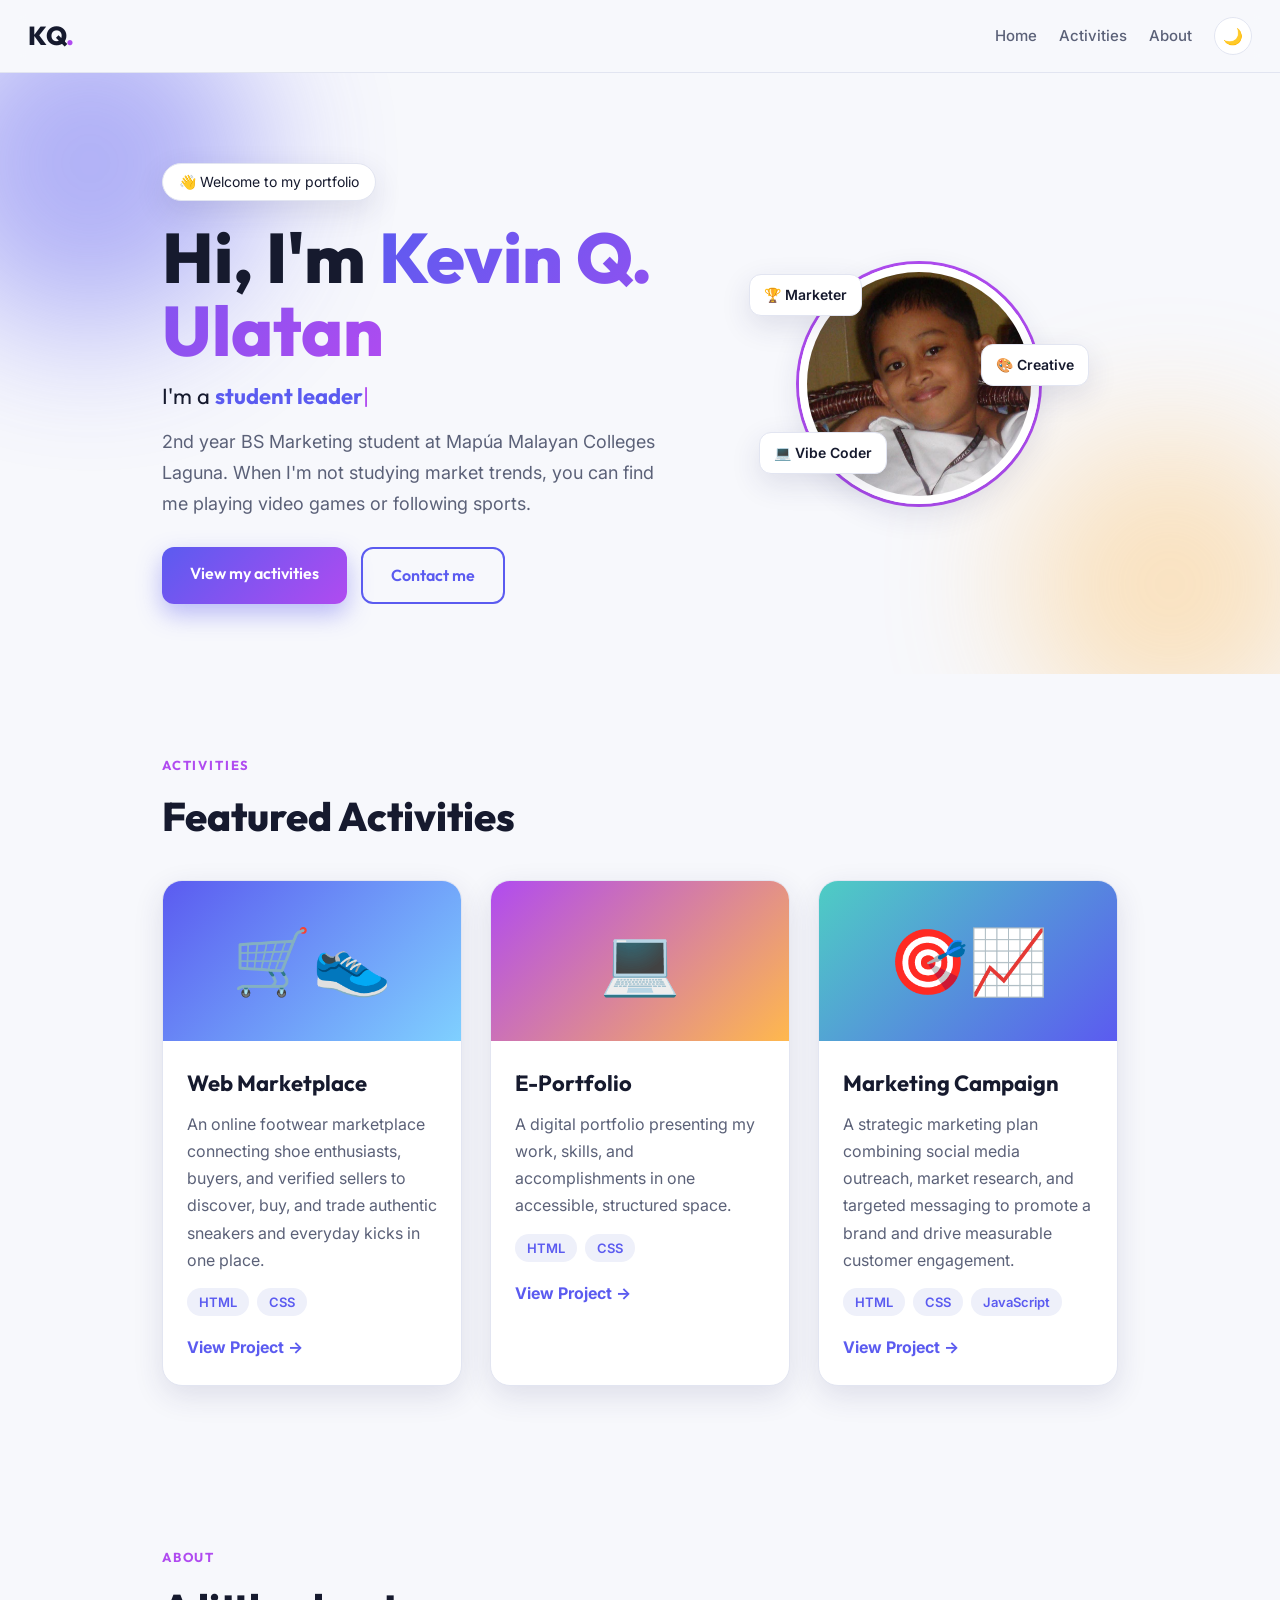
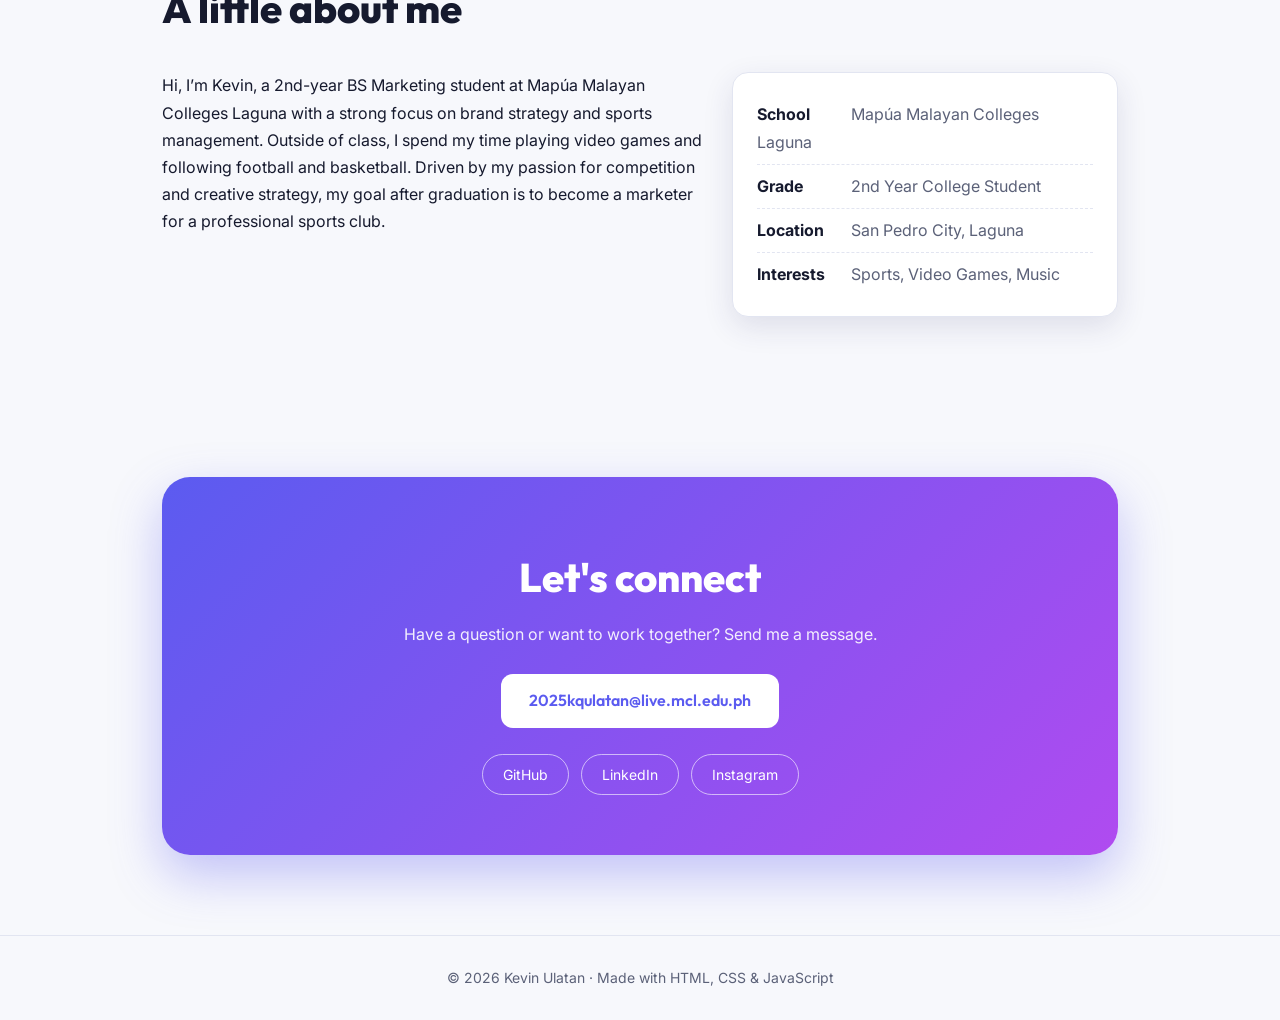
<file: index.html>
<!DOCTYPE html>
<html lang="en">
<head>
  <meta charset="UTF-8">
  <meta name="viewport" content="width=device-width, initial-scale=1">
  <meta name="description" content="Student activity compilation of Kevin Q. Ulatan: projects and experiences.">
  <title>Kevin Q. Ulatan | Student Activity Compilation</title>
  <link rel="preconnect" href="https://fonts.googleapis.com">
  <link rel="preconnect" href="https://fonts.gstatic.com" crossorigin>
  <link href="https://fonts.googleapis.com/css2?family=Outfit:wght@400;600;700;800&family=Inter:wght@400;500&display=swap" rel="stylesheet">
  <link rel="stylesheet" href="style.css">
</head>
<body>
  <div id="progress"></div>

  <header class="nav">
    <a href="#home" class="logo">KQ<span>.</span></a>
    <button id="menu-btn" aria-label="Menu">☰</button>
    <nav id="links">
      <a href="#home">Home</a>
      <a href="#activities">Activities</a>
      <a href="#about">About</a>
      <button id="theme-btn" aria-label="Toggle theme">🌙</button>
    </nav>
  </header>

  <main>
    <!-- HERO -->
    <section id="home" class="hero">
      <div class="blob b1"></div><div class="blob b2"></div>
      <div class="container hero-grid">
        <div>
          <span class="chip">👋 Welcome to my portfolio</span>
          <h1>Hi, I'm <span class="grad">Kevin Q. Ulatan</span></h1>
          <p class="role">I'm a <b id="typed"></b><span class="caret">|</span></p>
          <p class="lead">2nd year BS Marketing student at Mapúa Malayan Colleges Laguna. When I'm not studying market trends, you can find me playing video games or following sports.</p>
          <div class="cta">
            <a href="#activities" class="btn primary">View my activities</a>
            <a href="#contact" class="btn ghost">Contact me</a>
          </div>
        </div>
        <div class="avatar-wrap">
          <img class="avatar" src="fb picture.jfif" alt="Photo of Kevin Q. Ulatan">
          <div class="tag t1">🏆 Marketer</div>
          <div class="tag t2">💻 Vibe Coder</div>
          <div class="tag t3">🎨 Creative</div>
        </div>
      </div>
    </section>

    <!-- PROJECTS -->
    <section id="activities" class="container section">
      <p class="eyebrow">Activities</p>
      <h2>Featured Activities</h2>
      <div class="cards">
        <article class="card reveal">
          <div class="thumb t-a">🛒👟</div>
          <div class="body">
            <h3>Web Marketplace</h3>
            <p>An online footwear marketplace connecting shoe enthusiasts, buyers, and verified sellers to discover, buy, and trade authentic sneakers and everyday kicks in one place.</p>
            <div class="stack"><span>HTML</span><span>CSS</span></div>
            <a class="link" href="Web%20Store/" target="_blank" rel="noopener">View Project →</a>
          </div>
        </article>
        <article class="card reveal">
          <div class="thumb t-b">💻</div>
          <div class="body">
            <h3>E-Portfolio</h3>
            <p>A digital portfolio presenting my work, skills, and accomplishments in one accessible, structured space.</p>
            <div class="stack"><span>HTML</span><span>CSS</span></div>
            <a class="link" href="Mod%202%20Activity/" target="_blank" rel="noopener">View Project →</a>
          </div>
        </article>
              <article class="card reveal">
          <div class="thumb t-c">🎯📈</div>
          <div class="body">
            <h3>Marketing Campaign</h3>
            <p>A strategic marketing plan combining social media outreach, market research, and targeted messaging to promote a brand and drive measurable customer engagement.</p>
            <div class="stack"><span>HTML</span><span>CSS</span><span>JavaScript</span></div>
            <a class="link" href="https://github.com/yourusername" target="_blank" rel="noopener">View Project →</a>
          </div>
        </article>
      </div>
    </section>

    <!-- ABOUT -->
    <section id="about" class="container section">
      <p class="eyebrow">About</p>
      <h2>A little about me</h2>
      <div class="about reveal">
        <p>Hi, I’m Kevin, a 2nd-year BS Marketing student at Mapúa Malayan Colleges Laguna with a strong focus on brand strategy and sports management. Outside of class, I spend my time playing video games and following football and basketball. Driven by my passion for competition and creative strategy, my goal after graduation is to become a marketer for a professional sports club.</p>
        <ul class="facts">
          <li><b>School</b> Mapúa Malayan Colleges Laguna</li>
          <li><b>Grade</b> 2nd Year College Student</li>
          <li><b>Location</b> San Pedro City, Laguna</li>
          <li><b>Interests</b> Sports, Video Games, Music</li>
        </ul>
      </div>
    </section>

    <!-- CONTACT -->
    <section id="contact" class="container section">
      <div class="contact reveal">
        <h2>Let's connect</h2>
        <p>Have a question or want to work together? Send me a message.</p>
        <a href="mailto:2025kqulatan@live.mcl.edu.ph" class="btn light">2025kqulatan@live.mcl.edu.ph</a>
        <div class="socials">
          <a href="https://github.com/KevinUlatan17" target="_blank" rel="noopener">GitHub</a>
          <a href="https://www.linkedin.com/in/kevin-ulatan-1697992b2?utm_source=share_via&utm_content=profile&utm_medium=member_android" target="_blank" rel="noopener">LinkedIn</a>
          <a href="https://www.instagram.com/chichudogss?stkn=MWlscjM5YmpyOGJncA==" target="_blank" rel="noopener">Instagram</a>
        </div>
      </div>
    </section>
  </main>

  <footer>© <span id="year"></span> Kevin Ulatan · Made with HTML, CSS &amp; JavaScript</footer>
  <button id="top-btn" aria-label="Back to top">↑</button>

  <script src="script.js"></script>
</body>
</html>
</file>
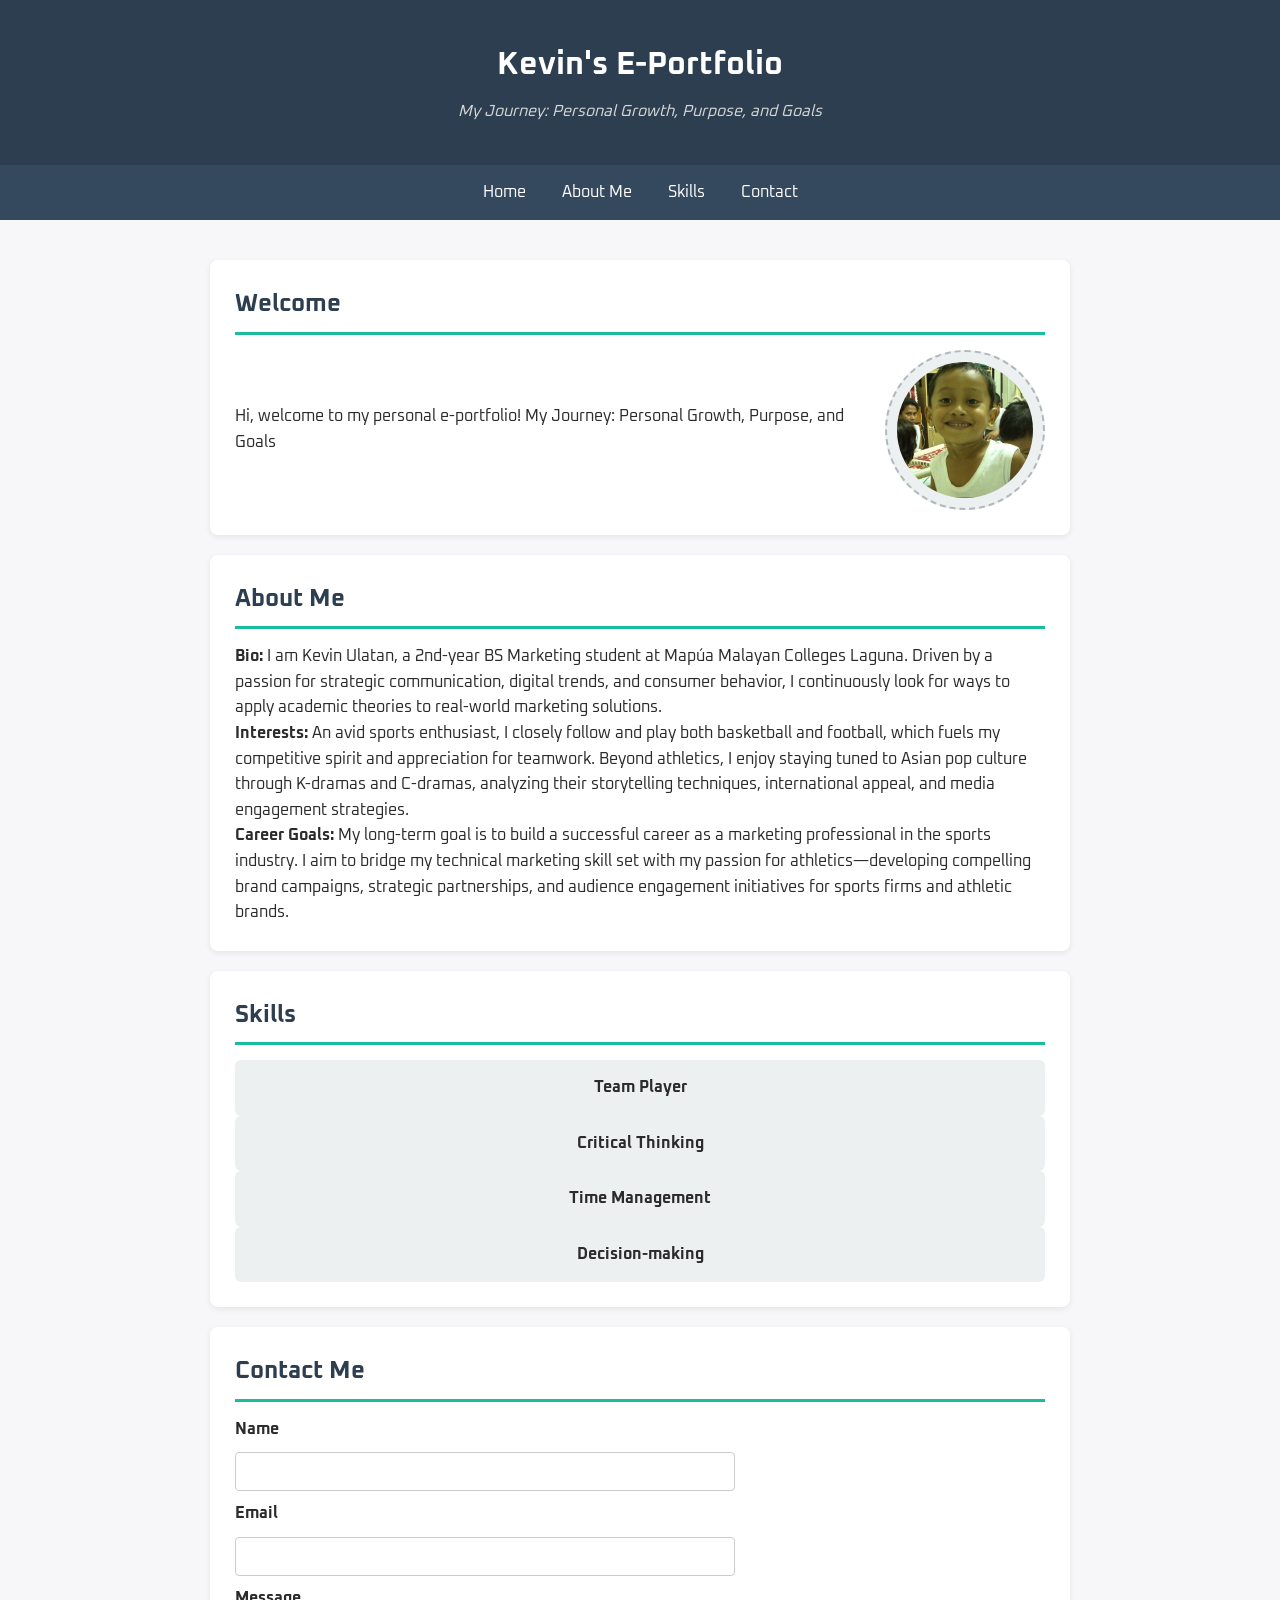
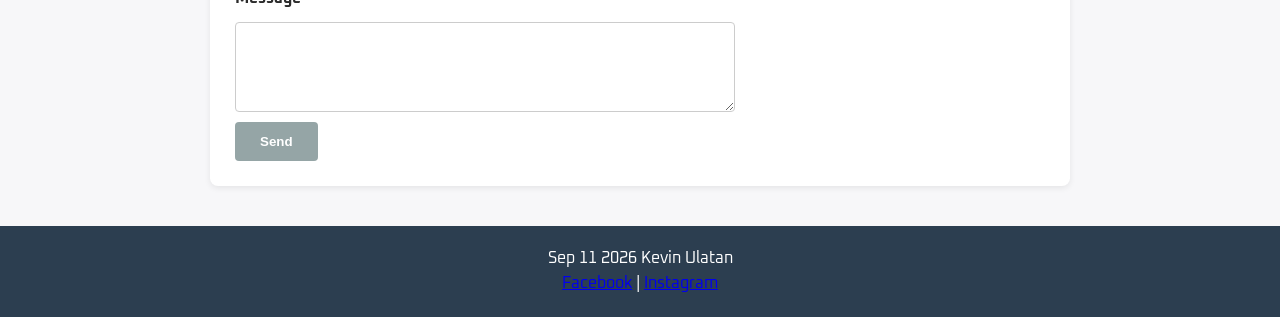
<file: Mod 2 Activity/index.html>
<!DOCTYPE html>
<html lang="en">
<head>
  <meta charset="UTF-8">
  <meta name="viewport" content="width=device-width, initial-scale=1.0">
  <title>Kevin's E-Portfolio</title>
  <link rel="stylesheet" href="style.css">
</head>
<body>

  <header>
    <h1>Kevin's E-Portfolio</h1>
    <p class="tagline">My Journey: Personal Growth, Purpose, and Goals</p>
  </header>

  <nav>
    <ul>
      <li><a href="#home">Home</a></li>
      <li><a href="#about-me">About Me</a></li>
      <li><a href="#skills">Skills</a></li>
      <li><a href="#contact">Contact</a></li>
    </ul>
  </nav>

  <main>

    <section id="home">
      <h2>Welcome</h2>
      <div class="home-content">
        <p>Hi, welcome to my personal e-portfolio! My Journey: Personal Growth, Purpose, and Goals</p>
        <img src="fb kid.jfif" alt="Kevin Ulatan" class="image-placeholder">
      </div>
    </section>

    <section id="about-me">
      <h2>About Me</h2>
      <article>
        <p><strong>Bio:</strong> I am Kevin Ulatan, a 2nd-year BS Marketing student at Mapúa Malayan Colleges Laguna. Driven by a passion for strategic communication, digital trends, and consumer behavior, I continuously look for ways to apply academic theories to real-world marketing solutions. </p>
        <p><strong>Interests:</strong> An avid sports enthusiast, I closely follow and play both basketball and football, which fuels my competitive spirit and appreciation for teamwork. Beyond athletics, I enjoy staying tuned to Asian pop culture through K-dramas and C-dramas, analyzing their storytelling techniques, international appeal, and media engagement strategies. </p>
        <p><strong>Career Goals:</strong> My long-term goal is to build a successful career as a marketing professional in the sports industry. I aim to bridge my technical marketing skill set with my passion for athletics—developing compelling brand campaigns, strategic partnerships, and audience engagement initiatives for sports firms and athletic brands.</p>
      </article>
    </section>

    <section id="skills">
      <h2>Skills</h2>
      <div class="skills-grid">
        <div class="skill-card">Team Player</div>
      </div>

      <div class="skills-grid">
        <div class="skill-card">Critical Thinking</div>
      </div>

            <div class="skills-grid">
        <div class="skill-card">Time Management</div>
      </div>

            <div class="skills-grid">
        <div class="skill-card">Decision-making </div>
      </div>
    </section>

    <section id="contact">
      <h2>Contact Me</h2>
      <form>
        <label for="name">Name</label>
        <input type="text" id="name" name="name" required>

        <label for="email">Email</label>
        <input type="email" id="email" name="email" required>

        <label for="message">Message</label>
        <textarea id="message" name="message" rows="4" required></textarea>

        <button type="button" disabled>Send</button>
      </form>
    </section>

  </main>

  <footer>
    <p> Sep 11 2026 Kevin Ulatan</p>
    <p class="social-links">
      <a href="https://www.facebook.com/kevin.ulatan" target="_blank">Facebook</a> |
      <a href="https://www.instagram.com/chichudogss?stkn=MWlscjM5YmpyOGJncA==" target="_blank">Instagram</a>
    </p>
  </footer>

</body>
</html>
</file>
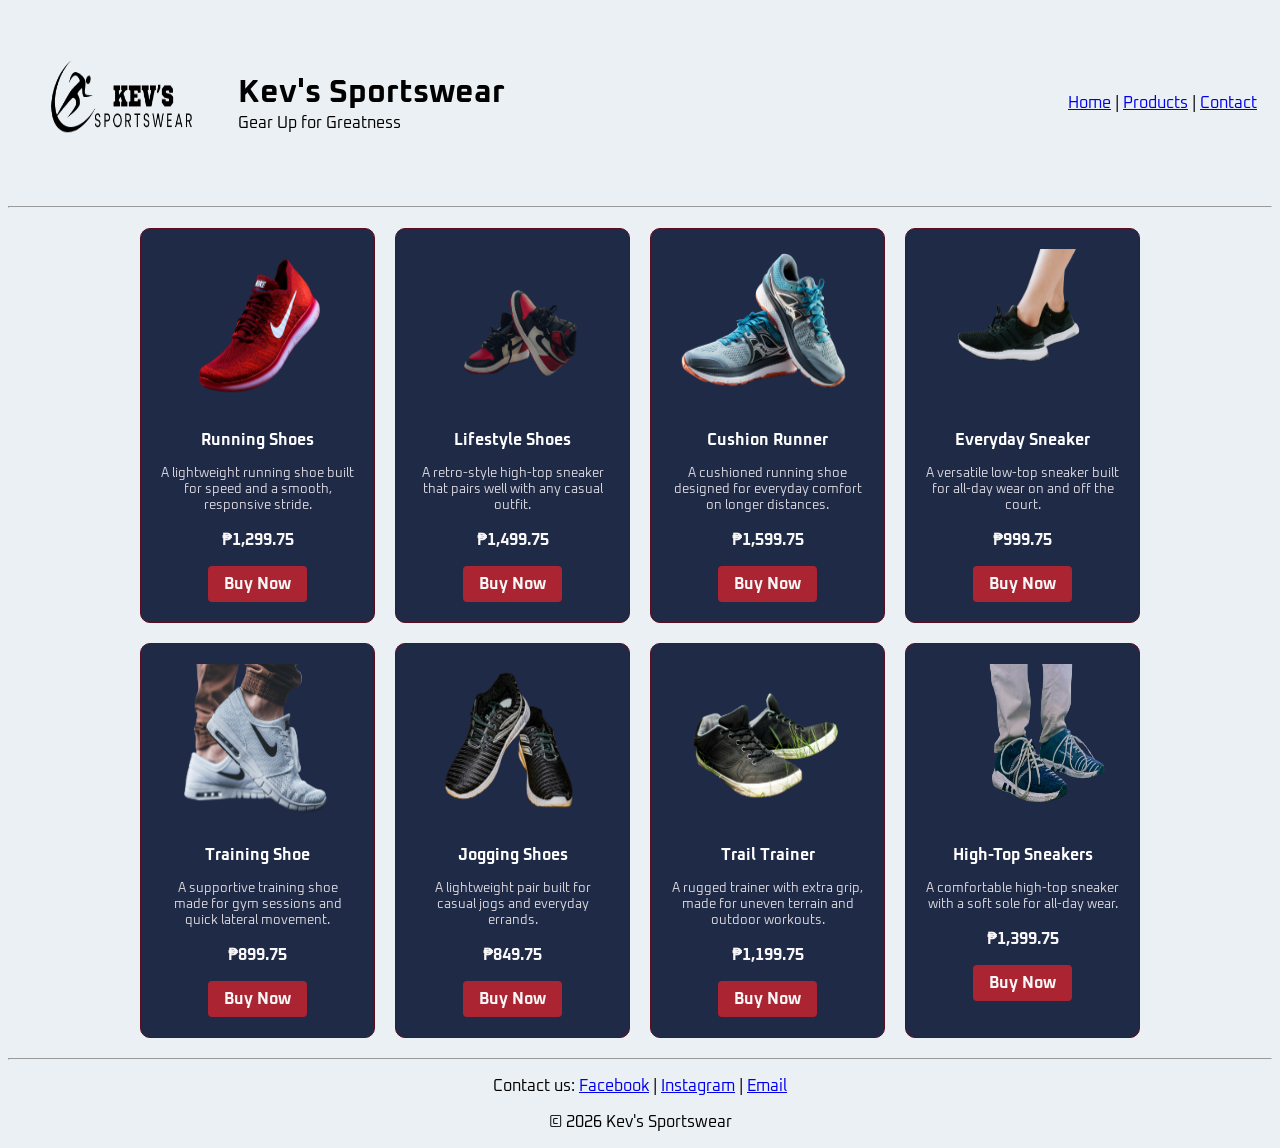
<file: Web Store/index.html>
<!DOCTYPE html>
<html>
<head>
<title>Kev's Sportswear</title>
<link rel="stylesheet" href="style.css">
</head>
<body>

<div class="shop-header">
  <div class="shop-header-left">
    <img src="Logo.png" alt="Kev's Sportswear">
    <div>
      <h1>Kev's Sportswear</h1>
      <p class="tagline">Gear Up for Greatness</p>
    </div>
  </div>
  <p class="nav">
    <a href="#">Home</a> |
    <a href="#">Products</a> |
    <a href="#">Contact</a>
  </p>
</div>

<hr>

<div class="product-grid">

  <div class="product-card">
    <img src="generic 1.png" alt="red running shoe">
    <p class="name">Running Shoes</p>
    <p class="desc">A lightweight running shoe built for speed and a smooth, responsive stride.</p>
    <p class="price">₱1,299.75</p>
    <a class="buy" href="mailto:2025kqulatan@live.mcl.edu.ph">Buy Now</a>
  </div>

  <div class="product-card">
    <img src="generic 2.png" alt="black and red high-top sneakers">
    <p class="name">Lifestyle Shoes</p>
    <p class="desc">A retro-style high-top sneaker that pairs well with any casual outfit.</p>
    <p class="price">₱1,499.75</p>
    <a class="buy" href="mailto:2025kqulatan@live.mcl.edu.ph">Buy Now</a>
  </div>

  <div class="product-card">
    <img src="generic 3.png" alt="light blue running shoe">
    <p class="name">Cushion Runner</p>
    <p class="desc">A cushioned running shoe designed for everyday comfort on longer distances.</p>
    <p class="price">₱1,599.75</p>
    <a class="buy" href="mailto:2025kqulatan@live.mcl.edu.ph">Buy Now</a>
  </div>

  <div class="product-card">
    <img src="generic 4.png" alt="black sneaker worn on foot">
    <p class="name">Everyday Sneaker</p>
    <p class="desc">A versatile low-top sneaker built for all-day wear on and off the court.</p>
    <p class="price">₱999.75</p>
    <a class="buy" href="mailto:2025kqulatan@live.mcl.edu.ph">Buy Now</a>
  </div>

  <div class="product-card">
    <img src="generic 5.png" alt="white and grey training shoe worn on foot">
    <p class="name">Training Shoe</p>
    <p class="desc">A supportive training shoe made for gym sessions and quick lateral movement.</p>
    <p class="price">₱899.75</p>
    <a class="buy" href="mailto:2025kqulatan@live.mcl.edu.ph">Buy Now</a>
  </div>

  <div class="product-card">
    <img src="generic 6.png" alt="black jogging shoes">
    <p class="name">Jogging Shoes</p>
    <p class="desc">A lightweight pair built for casual jogs and everyday errands.</p>
    <p class="price">₱849.75</p>
    <a class="buy" href="mailto:2025kqulatan@live.mcl.edu.ph">Buy Now</a>
  </div>

  <div class="product-card">
    <img src="generic 7.png" alt="black and green trail trainer shoe">
    <p class="name">Trail Trainer</p>
    <p class="desc">A rugged trainer with extra grip, made for uneven terrain and outdoor workouts.</p>
    <p class="price">₱1,199.75</p>
    <a class="buy" href="mailto:2025kqulatan@live.mcl.edu.ph">Buy Now</a>
  </div>

  <div class="product-card">
    <img src="generic 8.png" alt="teal high-top sneakers worn on feet">
    <p class="name">High-Top Sneakers</p>
    <p class="desc">A comfortable high-top sneaker with a soft sole for all-day wear.</p>
    <p class="price">₱1,399.75</p>
    <a class="buy" href="mailto:2025kqulatan@live.mcl.edu.ph">Buy Now</a>
  </div>

</div>

<hr>

<p>Contact us: <a href="https://www.facebook.com/kevin.ulatan" target="_blank">Facebook</a> | <a href="https://www.instagram.com/chichudogss/" target="_blank">Instagram</a> | <a href= "mailto:2025kqulatan@live.mcl.edu.ph">Email</a></p>
<p>&copy; 2026 Kev's Sportswear</p>

</body>
</html>
</file>
<file: style.css>
*{box-sizing:border-box;margin:0;padding:0}
:root{
  --bg:#f7f8fc;--surface:#fff;--band:#eef0fa;--text:#161a2e;--muted:#5b6178;--line:#e2e5f1;
  --p1:#5b5bf0;--p2:#b04bf0;--gold:#ffb84d;--grad:linear-gradient(135deg,var(--p1),var(--p2));
  --shadow:0 10px 30px rgba(40,40,100,.12);
}
body.dark{
  --bg:#0f1120;--surface:#181b30;--band:#131628;--text:#eef0ff;--muted:#a3a8c4;--line:#262a46;
  --shadow:0 10px 30px rgba(0,0,0,.45);
}
html{scroll-behavior:smooth;scroll-padding-top:70px}
body{font-family:Inter,Arial,sans-serif;background:var(--bg);color:var(--text);line-height:1.7;transition:background .3s,color .3s}
h1,h2,h3,.logo,.btn,.eyebrow{font-family:Outfit,Arial,sans-serif}
a{text-decoration:none;color:inherit}
.container{max-width:1000px;margin:0 auto;padding:0 22px}
.section{padding:80px 22px}
.band{background:var(--band)}
.grad{background:var(--grad);-webkit-background-clip:text;background-clip:text;color:transparent}

#progress{position:fixed;top:0;left:0;height:4px;width:0;background:var(--grad);z-index:200}

/* NAV */
.nav{position:sticky;top:0;z-index:100;display:flex;justify-content:space-between;align-items:center;padding:14px 28px;background:color-mix(in srgb,var(--bg) 85%,transparent);backdrop-filter:blur(12px);border-bottom:1px solid var(--line)}
.logo{font-size:26px;font-weight:800}
.logo span{color:var(--p2)}
#links{display:flex;align-items:center;gap:22px}
#links a{font-size:15px;color:var(--muted);font-weight:500;transition:color .2s}
#links a:hover{color:var(--p1)}
#theme-btn,#menu-btn{background:var(--surface);border:1px solid var(--line);border-radius:50%;width:38px;height:38px;cursor:pointer;font-size:16px;color:var(--text)}
#menu-btn{display:none}

/* HERO */
.hero{position:relative;overflow:hidden;padding:90px 0 70px}
.blob{position:absolute;border-radius:50%;filter:blur(70px);opacity:.45;z-index:0}
.b1{width:340px;height:340px;background:var(--p1);top:-80px;left:-80px}
.b2{width:300px;height:300px;background:var(--gold);bottom:-60px;right:-40px;opacity:.35}
.hero-grid{position:relative;z-index:1;display:grid;grid-template-columns:1.3fr 1fr;gap:40px;align-items:center}
.chip{display:inline-block;background:var(--surface);border:1px solid var(--line);padding:6px 16px;border-radius:99px;font-size:14px;box-shadow:var(--shadow)}
h1{font-size:clamp(40px,7vw,70px);line-height:1.05;margin:20px 0 10px;font-weight:800}
.role{font-size:22px;font-family:Outfit,Arial,sans-serif;margin-bottom:12px}
.role b{color:var(--p1)}
.caret{animation:blink 1s infinite;color:var(--p2)}
@keyframes blink{50%{opacity:0}}
.lead{color:var(--muted);font-size:18px;max-width:500px}
.cta{display:flex;gap:14px;flex-wrap:wrap;margin-top:28px}
.btn{display:inline-block;padding:13px 28px;border-radius:12px;font-weight:600;font-size:16px;transition:transform .2s,box-shadow .2s}
.btn:hover{transform:translateY(-3px)}
.btn.primary{background:var(--grad);color:#fff;box-shadow:0 10px 24px rgba(91,91,240,.4)}
.btn.ghost{border:2px solid var(--p1);color:var(--p1)}
.btn.light{background:#fff;color:#5b5bf0;margin-top:8px}

.avatar-wrap{position:relative;justify-self:center}
.avatar{width:240px;height:240px;border-radius:50%;background:var(--grad);color:#fff;font:800 72px Outfit,Arial,sans-serif;display:flex;align-items:center;justify-content:center;border:8px solid var(--surface);box-shadow:var(--shadow),0 0 0 3px var(--p2);animation:float 4s ease-in-out infinite}
@keyframes float{50%{transform:translateY(-12px)}}
.tag{position:absolute;background:var(--surface);border:1px solid var(--line);padding:8px 14px;border-radius:12px;font-size:14px;font-weight:600;box-shadow:var(--shadow);white-space:nowrap}
.t1{top:10px;left:-50px}.t2{bottom:30px;left:-40px}.t3{top:80px;right:-50px}

/* STATS */
.stats{display:grid;grid-template-columns:repeat(auto-fit,minmax(130px,1fr));gap:18px;margin-top:-30px;position:relative;z-index:2}
.stat{background:var(--surface);border:1px solid var(--line);border-radius:16px;padding:22px 10px;text-align:center;box-shadow:var(--shadow)}
.stat strong{display:block;font:800 38px Outfit,Arial,sans-serif;background:var(--grad);-webkit-background-clip:text;background-clip:text;color:transparent}
.stat span{color:var(--muted);font-size:14px}

/* HEADINGS */
.eyebrow{color:var(--p2);font-weight:700;text-transform:uppercase;letter-spacing:.14em;font-size:13px}
h2{font-size:clamp(28px,5vw,40px);margin:6px 0 30px;font-weight:800}

/* ABOUT */
.about{display:grid;grid-template-columns:1.4fr 1fr;gap:30px}
.facts{list-style:none;background:var(--surface);border:1px solid var(--line);border-radius:16px;padding:20px 24px;box-shadow:var(--shadow)}
.facts li{padding:8px 0;border-bottom:1px dashed var(--line);color:var(--muted)}
.facts li:last-child{border:0}
.facts b{color:var(--text);display:inline-block;width:90px}

/* SKILLS */
.bars{display:grid;gap:22px;max-width:700px}
.row{display:flex;justify-content:space-between;font-weight:600;margin-bottom:8px}
.track{height:12px;border-radius:99px;background:var(--line);overflow:hidden}
.track i{display:block;height:100%;width:0;background:var(--grad);border-radius:99px;transition:width 1.2s ease}
.bars.show .track i{width:var(--w)}

/* PROJECTS */
.cards{display:grid;grid-template-columns:repeat(auto-fit,minmax(300px,1fr));gap:28px}
.card{background:var(--surface);border:1px solid var(--line);border-radius:20px;overflow:hidden;box-shadow:var(--shadow);transition:transform .3s,box-shadow .3s}
.card:hover{transform:translateY(-8px);box-shadow:0 18px 40px rgba(91,91,240,.28)}
.thumb{height:160px;display:flex;align-items:center;justify-content:center;font-size:64px}
.t-a{background:linear-gradient(135deg,#5b5bf0,#7fd0ff)}
.t-b{background:linear-gradient(135deg,#b04bf0,#ffb84d)}
.body{padding:24px}
.body h3{font-size:22px;margin-bottom:8px}
.body p{color:var(--muted);margin-bottom:14px}
.stack{display:flex;gap:8px;flex-wrap:wrap;margin-bottom:18px}
.stack span{background:var(--band);color:var(--p1);padding:3px 12px;border-radius:99px;font-size:13px;font-weight:600}
.link{font-weight:700;color:var(--p1)}
.link:hover{color:var(--p2)}

/* TIMELINE */
.timeline{position:relative;max-width:640px;padding-left:34px;border-left:3px solid var(--line)}
.item{position:relative;margin-bottom:34px}
.item::before{content:"";position:absolute;left:-44px;top:6px;width:18px;height:18px;border-radius:50%;background:var(--grad);border:4px solid var(--bg)}
.year{font:700 14px Outfit,Arial,sans-serif;color:var(--p2)}
.item h3{font-size:20px;margin:2px 0}
.item p{color:var(--muted)}

/* CONTACT */
.contact{background:var(--grad);color:#fff;text-align:center;border-radius:28px;padding:60px 24px;box-shadow:0 20px 50px rgba(91,91,240,.35)}
.contact h2{margin-bottom:10px}
.contact p{opacity:.9;margin-bottom:18px}
.socials{display:flex;gap:12px;justify-content:center;margin-top:26px;flex-wrap:wrap}
.socials a{border:1px solid rgba(255,255,255,.6);padding:8px 20px;border-radius:99px;font-size:14px;transition:background .2s}
.socials a:hover{background:rgba(255,255,255,.2)}

footer{text-align:center;padding:30px 20px;color:var(--muted);font-size:14px;border-top:1px solid var(--line)}
#top-btn{position:fixed;right:20px;bottom:20px;width:46px;height:46px;border:0;border-radius:50%;background:var(--grad);color:#fff;font-size:20px;cursor:pointer;box-shadow:var(--shadow);opacity:0;pointer-events:none;transform:translateY(20px);transition:.3s}
#top-btn.show{opacity:1;pointer-events:auto;transform:none}

/* REVEAL */
.reveal{opacity:0;transform:translateY(28px);transition:opacity .7s,transform .7s}
.reveal.show{opacity:1;transform:none}
.card.reveal.show:hover{transform:translateY(-8px)}

/* MOBILE */
@media(max-width:760px){
  #menu-btn{display:block}
  #links{display:none;position:absolute;top:100%;left:0;right:0;flex-direction:column;align-items:flex-start;gap:14px;padding:20px 28px;background:var(--bg);border-bottom:1px solid var(--line)}
  #links.open{display:flex}
  .hero-grid,.about{grid-template-columns:1fr}
  .avatar-wrap{order:-1}
  .avatar{width:180px;height:180px;font-size:54px}
  .t1{left:-30px}.t3{right:-30px}
  .section{padding:60px 22px}
}
@media(prefers-reduced-motion:reduce){*{animation:none!important;transition:none!important}}

.t-c{background:linear-gradient(135deg,#4ecdc4,#5b5bf0)}
.cards{grid-template-columns:repeat(auto-fit,minmax(260px,1fr))}
</file>
<file: Mod 2 Activity/style.css>
@import url('https://fonts.googleapis.com/css2?family=Oxanium&display=swap');

* {
  margin: 0;
  padding: 0;
  box-sizing: border-box;
}

body {
  font-family: 'Oxanium', sans-serif;
  line-height: 1.6;
  color: #2b2b2b;
  background-color: #f7f7f9;
}

header {
  background-color: #2c3e50;
  color: #ffffff;
  text-align: center;
  padding: 40px 20px;
}

header .tagline {
  margin-top: 8px;
  font-style: italic;
  color: #d6d6d6;
}

nav {
  background-color: #34495e;
  position: sticky;
  top: 0;
}

nav ul {
  list-style: none;
  display: flex;
  flex-wrap: wrap;
  justify-content: center;
}

nav ul li a {
  display: block;
  padding: 15px 18px;
  color: #ffffff;
  text-decoration: none;
  transition: background-color 0.3s ease;
}

nav ul li a:hover {
  background-color: #1abc9c;
}

main {
  max-width: 900px;
  margin: 0 auto;
  padding: 20px;
}

section {
  background-color: #ffffff;
  margin: 20px 0;
  padding: 25px;
  border-radius: 8px;
  box-shadow: 0 2px 6px rgba(0, 0, 0, 0.08);
}

h2 {
  color: #2c3e50;
  border-bottom: 3px solid #1abc9c;
  padding-bottom: 8px;
  margin-bottom: 15px;
}

.home-content {
  display: flex;
  align-items: center;
  gap: 25px;
  flex-wrap: wrap;
}

.home-content p {
  flex: 1;
  min-width: 200px;
}

.image-placeholder {
  width: 160px;
  height: 160px;
  flex-shrink: 0;
  background-color: #ecf0f1;
  border: 2px dashed #b0b8bc;
  border-radius: 50%;
  display: flex;
  align-items: center;
  justify-content: center;
  text-align: center;
  color: #7f8c8d;
  font-size: 14px;
  padding: 10px;
  object-fit: cover;
}

.skills-grid {
  display: grid;
  grid-template-columns: repeat(auto-fit, minmax(140px, 1fr));
  gap: 15px;
}

.skill-card {
  background-color: #ecf0f1;
  text-align: center;
  padding: 15px;
  border-radius: 6px;
  font-weight: bold;
  transition: transform 0.3s ease, background-color 0.3s ease;
}

.skill-card:hover {
  transform: translateY(-5px);
  background-color: #1abc9c;
  color: #ffffff;
}

form {
  display: flex;
  flex-direction: column;
  gap: 10px;
  max-width: 500px;
}

form label {
  font-weight: bold;
}

form input,
form textarea {
  padding: 10px;
  border: 1px solid #ccc;
  border-radius: 4px;
  font-family: inherit;
  transition: border-color 0.3s ease;
}

form input:focus,
form textarea:focus {
  border-color: #1abc9c;
  outline: none;
}

form button {
  align-self: flex-start;
  background-color: #95a5a6;
  color: #ffffff;
  border: none;
  padding: 12px 25px;
  border-radius: 4px;
  cursor: default;
  font-weight: bold;
}

footer {
  text-align: center;
  padding: 20px;
  background-color: #2c3e50;
  color: #ffffff;
}

@media (max-width: 600px) {
  nav ul {
    flex-direction: column;
    text-align: center;
  }

  .home-content {
    flex-direction: column;
    text-align: center;
  }
}
</file>
<file: Web Store/style.css>
@import url('https://fonts.googleapis.com/css2?family=Oxanium&display=swap');

body {
  background-color: #EBF0F4;
  font-family: 'Oxanium', sans-serif;
}

h1 {
  color: #000000;
  margin: 0;
}

p {
  text-align: center;
}

.shop-header {
  display: flex;
  align-items: center;
  justify-content: space-between;
  padding: 15px;
}

.shop-header-left {
  display: flex;
  align-items: center;
  gap: 15px;
}

.shop-header p {
  text-align: left;
  margin: 0;
}

img {
  width: 200px;
  height: 160px;
}

.product-grid {
  display: grid;
  grid-template-columns: repeat(auto-fit, minmax(200px, 1fr));
  gap: 20px;
  max-width: 1000px;
  margin: 20px auto;
}

.product-card {
  background-color: #1e2a46;
  border: 1px solid #5c0d20;
  border-radius: 10px;
  padding: 20px;
  text-align: center;
}

.product-card .name {
  color: #fffefe;
  font-weight: bold;
}

.product-card .desc {
  color: #d6d3da;
  font-size: 13px;
  margin: 6px 0;
}

.product-card .price {
  color: #f8f6f6;
  font-weight: bold;
}

.buy {
  display: inline-block;
  background-color: #ab2432;
  color: #f8f6f6;
  text-decoration: none;
  font-weight: bold;
  padding: 8px 16px;
  border-radius: 4px;
}

.buy:hover {
  background-color: #7a1a24;
}
</file>
